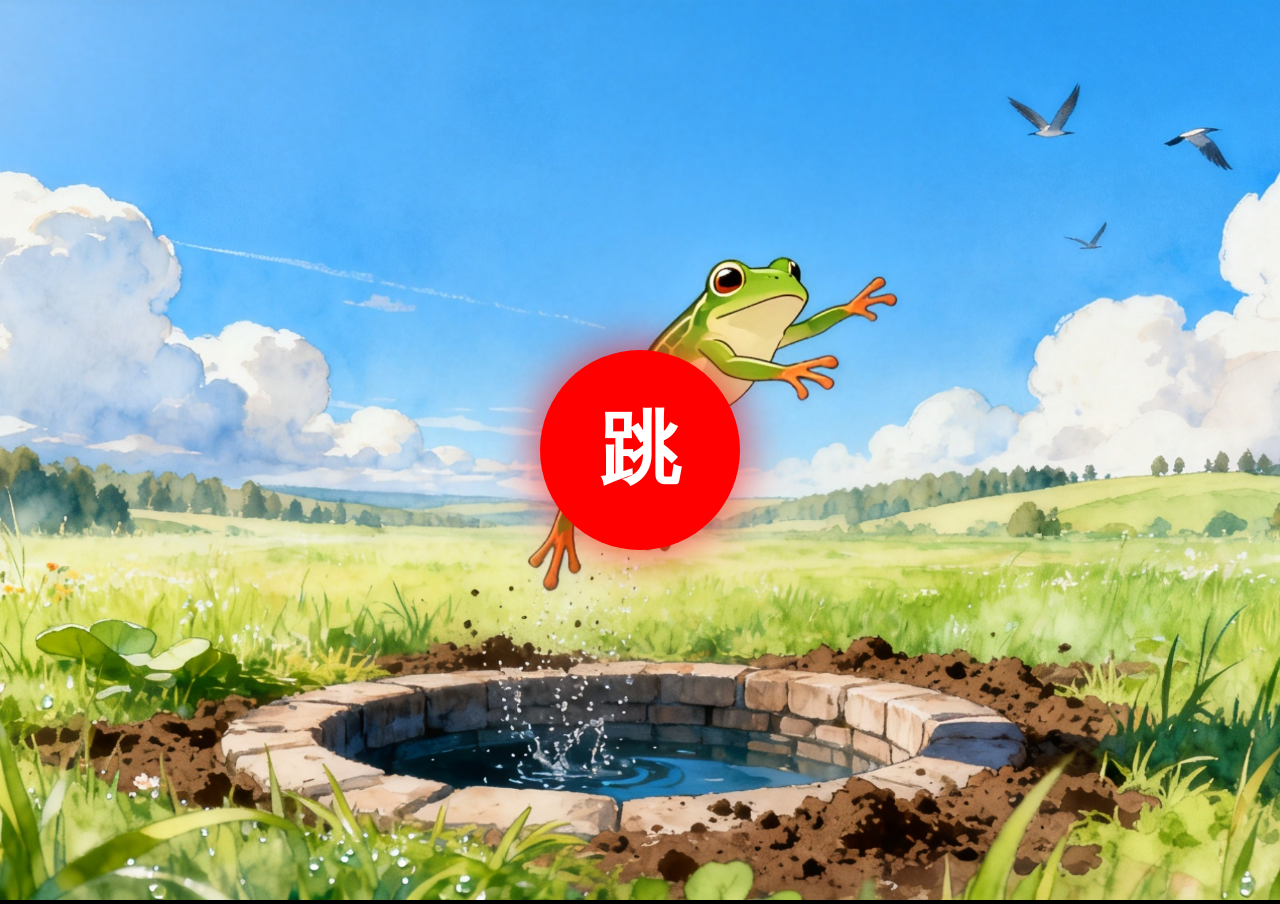
<file: jump.html>
<!DOCTYPE html>
<html lang="zh-CN">
<head>
  <meta charset="UTF-8">
  <meta name="viewport" content="width=device-width, initial-scale=1.0">
  <title>青蛙跳出井口</title>
  <link rel="stylesheet" href="css/style.css">
  <style>
    #video-container {
      position: absolute;
      inset: 0;
      display: none;
      justify-content: center;
      align-items: center;
      background: black;
      z-index: 100;
    }
    #video-container video {
      width: 100%;
      height: 100%;
      object-fit: contain;
    }
    .video-overlay {
      position: absolute;
      bottom: 30px;
      left: 50%;
      transform: translateX(-50%);
      background: rgba(0,0,0,0.7);
      padding: 20px 50px;
      border-radius: 30px;
      font-size: 48px;
      font-weight: bold;
      color: #fff;
      z-index: 200;
      animation: popText 1s infinite alternate;
    }
    @keyframes popText {
      from { transform: translateX(-50%) scale(1); }
      to { transform: translateX(-50%) scale(1.1); }
    }
    .video-close {
      position: absolute;
      top: 20px;
      right: 20px;
      background: rgba(255,255,255,0.2);
      color: white;
      border: none;
      padding: 15px 30px;
      border-radius: 20px;
      font-size: 24px;
      cursor: pointer;
      z-index: 200;
    }
  </style>
</head>
<body class="jump-page">

<div class="jump-scene" id="jumpScene">

  <img src="images/青蛙跳出井口.png" class="jump-bg" id="jumpBg">

  <button class="jump-btn" id="jumpBtn">
    跳
  </button>

  <div class="world-scene" id="worldScene">

    <img src="images/小鸟和青蛙看到广阔的天地.png" class="world-bg">

    <div class="world-text">
      哇！原来天这么大呀！
    </div>

  </div>

</div>

<div id="video-container">
  <video id="jumpVideo" controls>
    <source src="video/青蛙跳出井.mp4" type="video/mp4">
    您的浏览器不支持视频播放
  </video>
  <div class="video-overlay">哇！原来天这么大呀！</div>
  <button class="video-close" onclick="closeVideo()">关闭</button>
</div>

<script>
const jumpBtn = document.getElementById('jumpBtn');
const worldScene = document.getElementById('worldScene');
const videoContainer = document.getElementById('video-container');
const jumpVideo = document.getElementById('jumpVideo');

jumpBtn.onclick = () => {
  jumpBtn.classList.add('jumping-big');
  
  setTimeout(() => {
    worldScene.style.display = 'none';
    videoContainer.style.display = 'flex';
    
    jumpVideo.load();
    jumpVideo.play().then(() => {
      console.log('视频播放成功');
    }).catch(err => {
      console.log('自动播放被阻止，尝试静音播放');
      jumpVideo.muted = true;
      jumpVideo.play();
    });
  }, 1200);
};

function closeVideo() {
  videoContainer.style.display = 'none';
  jumpVideo.pause();
  jumpVideo.currentTime = 0;
  jumpBtn.classList.remove('jumping-big');
}
</script>

</body>
</html>
</file>
<file: css/style.css>
*{
  margin:0;
  padding:0;
  box-sizing:border-box;
}

body{
  overflow:hidden;
  font-family:"Microsoft YaHei";
}

.home-page{
  width:100vw;
  height:100vh;
  background:linear-gradient(#7ed6ff,#dff9fb);
}

.home-container{
  width:100%;
  height:100vh;
  display:flex;
  flex-direction:column;
  justify-content:center;
  align-items:center;
}

.main-title{
  font-size:72px;
  color:#fff;
  text-shadow:0 5px 15px rgba(0,0,0,0.4);
  margin-bottom:20px;
}

.main-well{
  width:700px;
  max-width:90vw;
  border-radius:30px;
  box-shadow:0 20px 60px rgba(0,0,0,0.3);
}

.button-group{
  margin-top:40px;
  display:flex;
  gap:40px;
}

.view-btn{
  width:260px;
  height:100px;
  border:none;
  border-radius:30px;
  font-size:40px;
  font-weight:bold;
  color:white;
  cursor:pointer;
  transition:0.3s;
}

.frog-btn{
  background:#2ecc71;
}

.bird-btn{
  background:#3498db;
}

.view-btn:hover{
  transform:scale(1.1);
}

.jumping{
  animation:jump .5s infinite;
}

@keyframes jump{
  0%{transform:translateY(0)}
  50%{transform:translateY(-20px)}
  100%{transform:translateY(0)}
}

.flying{
  animation:fly .5s infinite;
}

@keyframes fly{
  0%{transform:translateX(0)}
  50%{transform:translateX(15px)}
  100%{transform:translateX(0)}
}

.frog-page{
  background:#111;
}

.frog-scene{
  width:100vw;
  height:100vh;
  position:relative;
  overflow:hidden;
}

.well-wall{
  position:absolute;
  width:100%;
  height:100%;
  background:url('../images/青蛙第一视角.png') center/cover no-repeat;
  filter:brightness(0.7);
}

.sky-hole{
  width:420px;
  height:420px;
  border-radius:50%;
  overflow:hidden;
  position:absolute;
  top:5%;
  left:50%;
  transform:translateX(-50%);
  box-shadow:0 0 80px rgba(255,255,255,0.2);
}

.frog-sky{
  width:100%;
  height:100%;
  object-fit:cover;
  animation:cloudMove 12s linear infinite;
}

@keyframes cloudMove{
  from{transform:translateX(0)}
  to{transform:translateX(-60px)}
}

.bird-fly{
  position:absolute;
  top:40%;
  left:-100px;
  font-size:60px;
  transition:5s linear;
  display:none;
}

.frog-tip,
.bird-tip{
  position:fixed;
  bottom:30px;
  left:50%;
  transform:translateX(-50%);
  font-size:42px;
  font-weight:bold;
  color:white;
  background:rgba(0,0,0,0.5);
  padding:20px 40px;
  border-radius:20px;
  text-align:center;
}

.next-btn{
  position:fixed;
  right:30px;
  top:30px;
  background:#ff9800;
  color:white;
  text-decoration:none;
  padding:20px 35px;
  border-radius:20px;
  font-size:30px;
  font-weight:bold;
}

.back-btn{
  position:fixed;
  left:30px;
  top:30px;
  background:#95a5a6;
  color:white;
  text-decoration:none;
  padding:20px 35px;
  border-radius:20px;
  font-size:30px;
  font-weight:bold;
}

.bird-page{
  background:#87ceeb;
}

.bird-world{
  width:100vw;
  height:100vh;
  overflow:hidden;
  position:relative;
}

.bird-panorama{
  width:100%;
  height:100%;
  object-fit:cover;
}

.floating-birds{
  position:absolute;
  top:10%;
  left:10%;
  font-size:60px;
  animation:floatBird 5s linear infinite;
}

@keyframes floatBird{
  from{transform:translateX(-50px)}
  to{transform:translateX(1200px)}
}

.new-cloud{
  position:fixed;
  font-size:70px;
  animation:fadeCloud 4s forwards;
}

@keyframes fadeCloud{
  0%{opacity:1;transform:scale(1)}
  100%{opacity:0;transform:scale(2)}
}

.compare-page{
  background:linear-gradient(180deg, #eef5ff 0%, #b3e5fc 100%);
  min-height:100vh;
  display:flex;
  flex-direction:column;
  justify-content:center;
  align-items:center;
  padding:20px;
}

.compare-container{
  width:95%;
  max-width:1400px;
  height:45vh;
  display:flex;
  justify-content:center;
  align-items:center;
  gap:20px;
}

.compare-left,
.compare-right{
  flex:1;
  height:100%;
  border-radius:24px;
  overflow:hidden;
  box-shadow:0 12px 50px rgba(0,0,0,0.18);
}

.compare-left img,
.compare-right img{
  width:100%;
  height:100%;
  object-fit:cover;
}

.question-btn{
  width:120px;
  height:120px;
  background:linear-gradient(135deg, #ff9800 0%, #f57c00 100%);
  border-radius:50%;
  display:flex;
  justify-content:center;
  align-items:center;
  color:white;
  font-size:70px;
  font-weight:bold;
  cursor:pointer;
  box-shadow:0 10px 40px rgba(255,152,0,0.45), 0 0 0 4px rgba(255,255,255,0.35) inset;
  transition:all 0.3s ease;
  animation:pulse 2.5s ease-in-out infinite;
  border:3px solid rgba(255,255,255,0.5);
  line-height:1;
  text-align:center;
  padding:0;
  margin:0;
}

.question-btn:hover{
  transform:scale(1.08);
  box-shadow:0 20px 60px rgba(255,152,0,0.55), 0 0 0 8px rgba(255,255,255,0.4) inset;
}

@keyframes pulse{
  0%,100%{
    box-shadow:0 15px 50px rgba(255,152,0,0.45), 0 0 0 6px rgba(255,255,255,0.35) inset;
    transform:scale(1);
  }
  50%{
    box-shadow:0 22px 65px rgba(255,152,0,0.6), 0 0 0 8px rgba(255,255,255,0.45) inset;
    transform:scale(1.05);
  }
}

.quiz-panel{
  padding:15px;
  display:none;
  text-align:center;
  background:rgba(255,255,255,0.95);
  border-radius:20px;
  margin-top:15px;
  box-shadow:0 10px 40px rgba(0,0,0,0.15);
}

.quiz-panel h2{
  margin:15px 0;
  font-size:26px;
  color:#2c3e50;
}

.option{
  width:350px;
  max-width:90vw;
  height:60px;
  margin:10px;
  border:none;
  border-radius:15px;
  background:linear-gradient(135deg, #3498db 0%, #2980b9 100%);
  color:white;
  font-size:24px;
  cursor:pointer;
  transition:all 0.3s ease;
  box-shadow:0 6px 20px rgba(52,152,219,0.3);
}

.option:hover{
  transform:scale(1.03);
  box-shadow:0 8px 25px rgba(52,152,219,0.4);
}

.feedback{
  margin-top:20px;
  font-size:50px;
  font-weight:bold;
}

.jump-page{
  background:black;
}

.jump-scene{
  width:100vw;
  height:100vh;
  position:relative;
}

.jump-bg,
.world-bg{
  width:100%;
  height:100%;
  object-fit:cover;
}

.jump-btn{
  position:absolute;
  left:50%;
  top:50%;
  transform:translate(-50%,-50%);
  width:200px;
  height:200px;
  border:none;
  border-radius:50%;
  background:red;
  color:white;
  font-size:80px;
  font-weight:bold;
  cursor:pointer;
  box-shadow:0 0 50px rgba(255,0,0,0.8);
}

.jumping-big{
  animation:superJump 1s ease-in-out;
}

@keyframes superJump{
  0%{transform:translate(-50%,-50%) scale(1)}
  50%{transform:translate(-50%,-200%) scale(1.4)}
  100%{transform:translate(-50%,-50%) scale(1)}
}

.world-scene{
  position:absolute;
  inset:0;
  display:none;
  justify-content:center;
  align-items:center;
}

.world-text{
  position:absolute;
  top:10%;
  background:rgba(255,255,255,0.9);
  padding:20px 50px;
  border-radius:30px;
  font-size:60px;
  font-weight:bold;
  color:#ff5722;
  animation:popText 1s infinite alternate;
}

@keyframes popText{
  from{transform:scale(1)}
  to{transform:scale(1.1)}
}

@media(max-width:768px){

  .main-title{
    font-size:48px;
  }

  .view-btn{
    width:180px;
    height:80px;
    font-size:28px;
  }

  .sky-hole{
    width:260px;
    height:260px;
  }

  .frog-tip,
  .bird-tip{
    width:90%;
    font-size:24px;
    text-align:center;
  }

  .compare-container{
    height:50vh;
    gap:15px;
  }

  .question-btn{
    width:120px;
    height:120px;
    font-size:65px;
  }

  .quiz-panel h2{
    font-size:28px;
  }

  .option{
    font-size:24px;
    height:65px;
  }

  .world-text{
    font-size:34px;
  }
}
</file>
